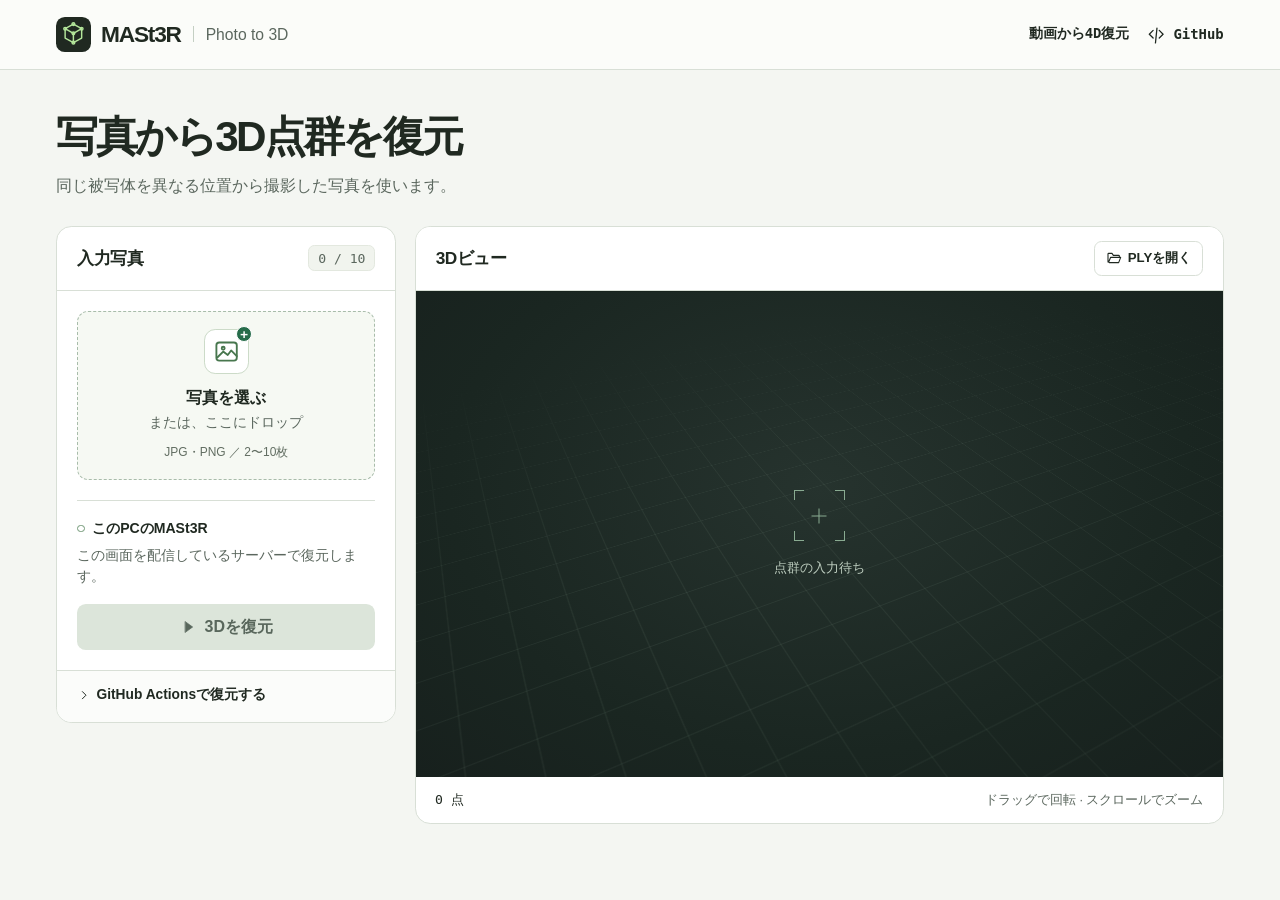
<file: index.html>
<!doctype html>
<html lang="ja">
<head>
  <meta charset="utf-8">
  <meta name="viewport" content="width=device-width, initial-scale=1">
  <meta name="theme-color" content="#f7f8f5">
  <title>MASt3R · Photo to 3D</title>
  <link rel="stylesheet" href="./style.css">
</head>
<body>
  <svg class="symbols" xmlns="http://www.w3.org/2000/svg" aria-hidden="true">
    <symbol id="i-cloud" viewBox="0 0 24 24"><path d="m12 2 8 4.5v9L12 20l-8-4.5v-9zM4 6.5l8 4.5 8-4.5M12 11v9"/><circle cx="12" cy="2" r="1.3"/><circle cx="20" cy="6.5" r="1.3"/><circle cx="4" cy="6.5" r="1.3"/><circle cx="12" cy="11" r="1.3"/><circle cx="12" cy="20" r="1.3"/></symbol>
    <symbol id="i-code" viewBox="0 0 24 24"><path d="m8 7-5 5 5 5m8-10 5 5-5 5m-3-13-2 20"/></symbol>
    <symbol id="i-add" viewBox="0 0 24 24"><path d="M12 5v14M5 12h14"/></symbol>
    <symbol id="i-photo" viewBox="0 0 24 24"><rect x="3" y="4" width="18" height="16" rx="2.5"/><circle cx="9" cy="9" r="1.3"/><path d="m4 17 5-5 4 3 3-4 5 5"/></symbol>
    <symbol id="i-run" viewBox="0 0 24 24"><path d="m8 4 11 8-11 8z"/></symbol>
    <symbol id="i-open" viewBox="0 0 24 24"><path d="M3 18V6a1 1 0 0 1 1-1h5l2 3h8a1 1 0 0 1 1 1v2M4 18l3-7h15l-3 8H5z"/></symbol>
    <symbol id="i-save" viewBox="0 0 24 24"><path d="M12 3v12m-5-5 5 5 5-5M4 16v4h16v-4"/></symbol>
    <symbol id="i-fit" viewBox="0 0 24 24"><path d="M9 4H4v5m11-5h5v5M4 15v5h5m11-5v5h-5"/></symbol>
    <symbol id="i-cross" viewBox="0 0 24 24"><path d="m7 7 10 10M17 7 7 17"/></symbol>
    <symbol id="i-chevron" viewBox="0 0 24 24"><path d="m9 6 6 6-6 6"/></symbol>
  </svg>
  <header class="topbar">
    <div class="wrap brand-row">
      <div class="brand"><span class="brand-icon"><svg><use href="#i-cloud"/></svg></span><b>MASt3R</b><span class="brand-line"></span><span>Photo to 3D</span></div>
      <nav aria-label="表示モード" style="display:flex;gap:1.1rem;align-items:center"><a class="source" href="./video.html">動画から4D復元</a><a class="source" id="repo-link" href="https://github.com/temesotejam/mast3r-photo-to-3d"><svg><use href="#i-code"/></svg> GitHub</a></nav>
    </div>
  </header>
  <main class="wrap">
    <div class="intro">
      <h1>写真から3D点群を復元</h1>
      <p>同じ被写体を異なる位置から撮影した写真を使います。</p>
    </div>
    <div class="workspace">
      <section class="panel controls" aria-labelledby="input-title">
        <div class="panel-title"><h2 id="input-title">入力写真</h2><span class="counter" id="counter">0 / 10</span></div>
        <div class="launch" id="launch" hidden>
          <h3>GitHub Codespaces</h3>
          <p>自分のGitHub環境でMASt3Rを実行します。起動した操作画面で写真を選んでください。</p>
          <a class="run launch-link" href="https://codespaces.new/temesotejam/mast3r-photo-to-3d?quickstart=1" id="codespaces"><svg><use href="#i-run"/></svg>GitHubで起動</a>
          <p class="launch-tip">初回は環境の準備に時間がかかります。画面が開かない場合は、Codespacesの「ポート」で <code>7861</code> をブラウザで開きます。</p>
          <details class="local-option"><summary>自分のPCで実行する</summary>
            <p><a id="launch-setup" href="https://github.com/temesotejam/mast3r-photo-to-3d#readme">起動手順</a>に従い、サーバーを起動してください。</p>
            <a href="http://127.0.0.1:7861/">ローカルの操作画面を開く</a>
            <button type="button" class="text-button" id="use-loopback">このページからローカルに接続</button>
          </details>
        </div>
        <div class="control-body" id="controls">
          <input class="sr-file" type="file" id="photos" tabindex="-1" accept="image/jpeg,image/png,.jpg,.jpeg,.png" multiple>
          <button id="pick" class="drop" type="button"><span class="drop-icon"><svg><use href="#i-photo"/></svg><span>+</span></span>
            <strong>写真を選ぶ</strong><span>または、ここにドロップ</span><small>JPG・PNG ／ 2〜10枚</small>
          </button>
          <ul class="thumbs" id="thumbs" aria-label="選択した写真"></ul>
          <p class="notice" id="notice" role="status" hidden></p>
          <div id="engine-box" class="engine-box">
            <div class="engine-label"><span class="engine-dot"></span><span id="engine-name">このPCのMASt3R</span></div>
            <p id="engine-note">復元にはローカルサーバーの起動が必要です。<a id="setup" href="https://github.com/temesotejam/mast3r-photo-to-3d#readme">起動手順</a></p>
          </div>
          <button class="run" id="run" type="button" disabled><svg><use href="#i-run"/></svg><span>3Dを復元</span></button>
          <p class="job-state" id="job-state" role="status" aria-live="polite" hidden></p>
          <button class="subbutton recovery" id="resume" type="button" hidden>進捗を再確認</button>
          <a class="recovery" id="local-link" href="http://127.0.0.1:7861/" hidden>ローカルの操作画面を開く</a>
        </div>
        <details class="batch" id="batch">
          <summary><svg><use href="#i-chevron"/></svg>GitHub Actionsで復元する</summary>
          <p>「Run workflow」でサンプルを復元できます。結果のZIP内にある <code>cloud.ply</code> を、この画面の「PLYを開く」で表示します。</p>
          <a id="actions-link" href="https://github.com/temesotejam/mast3r-photo-to-3d/actions/workflows/reconstruct.yml">ワークフローを開く</a>
        </details>
      </section>
      <section class="panel result" aria-labelledby="result-title">
        <div class="panel-title"><h2 id="result-title">3Dビュー</h2><div class="toolbar">
          <input class="sr-file" type="file" id="ply" tabindex="-1" accept=".ply">
          <button class="subbutton" id="open" type="button"><svg><use href="#i-open"/></svg>PLYを開く</button>
          <a class="subbutton save" id="save" download="reconstruction.ply" hidden><svg><use href="#i-save"/></svg>PLYを保存</a>
        </div></div>
        <div class="view" id="view">
          <div class="plane" aria-hidden="true"></div>
          <canvas id="cloud" tabindex="0" aria-label="3D点群。ドラッグで回転、ホイールで拡大・縮小"></canvas>
          <div class="empty" id="empty"><span class="reticle" aria-hidden="true"><i></i></span><span id="empty-text">点群の入力待ち</span><button id="sample" type="button" data-path="./sample.ply" hidden>写真4枚の復元例を開く</button></div>
          <span class="view-label" id="cloud-name" hidden></span>
          <button class="fit" type="button" id="fit" title="点群全体を表示" aria-label="点群全体を表示" hidden><svg><use href="#i-fit"/></svg></button>
        </div>
        <div class="foot"><span id="point-count">0 点</span><span>ドラッグで回転 · スクロールでズーム</span></div>
        <p class="view-message" id="view-message" role="status" hidden></p>
        <p class="view-message" id="sample-credit" hidden>撮影対象はETH3Dの中庭です。<a href="https://github.com/temesotejam/mast3r-photo-to-3d/tree/main/docs/examples/courtyard">入力写真4枚・出典</a></p>
      </section>
    </div>
  </main>
  <script type="module" src="./app.js"></script>
</body>
</html>
</file>
<file: style.css>
:root {
  color-scheme: light;
  --ink: #202921;
  --muted: #5b675e;
  --line: #d8dfd6;
  --green: #266c4a;
  --wash: #f4f6f2;
  --mono: "IBM Plex Mono",Consolas,monospace;
  font: 16px/1.6 "Inter","Yu Gothic UI","Meiryo",sans-serif;
  color: var(--ink);
  background: var(--wash);
}

* {
  box-sizing: border-box;
}

body {
  margin: 0;
}

button,a,summary {
  touch-action: manipulation;
}

button {
  font: inherit;
  color: inherit;
  cursor: pointer;
}

button:disabled {
  cursor: not-allowed;
}

button:focus-visible,a:focus-visible,summary:focus-visible,canvas:focus-visible {
  outline: 3px solid #65b78c;
  outline-offset: 3px;
}

a {
  color: var(--green);
  text-underline-offset: 3px;
}

svg {
  width: 1.15rem;
  height: 1.15rem;
  fill: none;
  stroke: currentColor;
  stroke-width: 1.65;
  stroke-linejoin: round;
  stroke-linecap: round;
  flex-shrink: 0;
}

.symbols {
  display: none;
}

[hidden] {
  display: none!important;
}

.wrap {
  max-width: 1440px;
  margin: auto;
  padding-inline: clamp(1rem,4.4vw,4.5rem);
}

.topbar {
  background: #fbfcf9;
  border-bottom: 1px solid var(--line);
}

.brand-row {
  min-height: 4.3rem;
  display: flex;
  align-items: center;
  justify-content: space-between;
  gap: 1rem;
}

.brand,.source,.subbutton,.run,.engine-label,.batch summary,.toolbar,.panel-title {
  display: flex;
  align-items: center;
}

.brand {
  gap: .65rem;
  color: var(--muted);
  font-size: .98rem;
  line-height: 1;
  white-space: nowrap;
}

.brand b {
  font-size: 1.42rem;
  letter-spacing: -.055em;
  color: var(--ink);
}

.brand-icon {
  height: 2.15rem;
  width: 2.15rem;
  display: grid;
  place-items: center;
  background: var(--ink);
  color: #b3e69a;
  border-radius: .55rem;
}

.brand-icon svg {
  width: 1.55rem;
  height: 1.55rem;
  stroke-width: 1.4;
}

.brand-line {
  width: 1px;
  height: 1rem;
  background: #c4cfc3;
  margin-inline: .1rem;
}

.source {
  gap: .5rem;
  color: var(--ink);
  font: 600 .87rem var(--mono);
  text-decoration: none;
}

.source:hover,.subbutton:hover,.batch a:hover {
  text-decoration: underline;
}

.intro {
  padding: clamp(1.8rem,4.5vh,3.4rem) 0 clamp(1.25rem,3vh,2.25rem);
}

h1,h2,p {
  margin: 0;
}

h1 {
  font-size: clamp(1.7rem,3.3vw,3.1rem);
  line-height: 1.3;
  font-weight: 710;
  letter-spacing: -.065em;
}

.intro p {
  margin-top: .5rem;
  color: var(--muted);
}

.workspace {
  display: grid;
  grid-template-columns: minmax(280px,340px) minmax(0,1fr);
  gap: 1.15rem;
  align-items: start;
  padding-bottom: 3rem;
}

.panel {
  background: #fff;
  border: 1px solid var(--line);
  border-radius: .95rem;
  overflow: hidden;
}

.panel-title {
  min-height: 4rem;
  padding: .75rem 1.25rem;
  justify-content: space-between;
  border-bottom: 1px solid var(--line);
  gap: .5rem;
}

h2 {
  font-size: 1.08rem;
  line-height: 1.35;
  letter-spacing: -.025em;
  font-weight: 700;
  white-space: nowrap;
}

.counter {
  font: 500 .82rem var(--mono);
  color: var(--muted);
  background: #f1f4ee;
  padding: .28rem .55rem;
  border: 1px solid #e3e8df;
  border-radius: .4rem;
}

.control-body {
  padding: 1.25rem;
}

.launch {
  padding: 1.2rem 1.25rem;
}

.launch h3 {
  margin: 0;
  font-size: 1rem;
}

.launch p {
  color: var(--muted);
  font-size: .9rem;
  margin: .35rem 0 .9rem;
}

.launch .launch-tip {
  margin: .65rem 0 0;
  font-size: .82rem;
}

.launch-link {
  text-decoration: none;
}

.launch-link:hover {
  text-decoration: none;
}

.local-option {
  border-top: 1px solid var(--line);
  margin-top: 1rem;
  padding-top: .8rem;
  font-size: .86rem;
}

.local-option summary {
  font-weight: 600;
  cursor: pointer;
}

.local-option p {
  font-size: .85rem;
  margin: .4rem 0;
}

.text-button {
  display: block;
  border: 0;
  padding: .25rem 0;
  background: transparent;
  color: var(--green);
  font-size: .83rem;
  text-decoration: underline;
  text-underline-offset: 3px;
}

.launch code {
  font-family: var(--mono);
  font-size: .9em;
}

.sr-file {
  position: absolute;
  width: 1px;
  height: 1px;
  overflow: hidden;
  clip-path: inset(50%);
  white-space: nowrap;
}

.drop {
  border: 1.5px dashed #a8bcaa;
  display: flex;
  width: 100%;
  min-height: 10.6rem;
  gap: .1rem;
  align-items: center;
  justify-content: center;
  flex-direction: column;
  background: #f6f9f3;
  border-radius: .7rem;
  color: var(--muted);
  transition: background .15s,border-color .15s;
}

.drop:hover,.drop.drag {
  border-color: var(--green);
  background: #edf5e8;
}

.drop:disabled {
  opacity: .6;
}

.drop-icon {
  position: relative;
  display: grid;
  place-items: center;
  width: 2.85rem;
  height: 2.85rem;
  border: 1px solid #ccdbc8;
  border-radius: .7rem;
  color: #48774e;
  background: white;
  margin-bottom: .5rem;
}

.drop-icon svg {
  width: 1.7rem;
  height: 1.7rem;
}

.drop-icon span {
  position: absolute;
  right: -.25rem;
  top: -.25rem;
  width: 1rem;
  height: 1rem;
  border: 1px solid #fff;
  background: var(--green);
  color: #fff;
  border-radius: 50%;
  font: 600 .8rem/1rem var(--mono);
}

.drop strong {
  font-size: 1.03rem;
  color: var(--ink);
}

.drop>span:not(.drop-icon) {
  font-size: .85rem;
}

.drop small {
  font-size: .75rem;
  color: #626e62;
  margin-top: .5rem;
}

.thumbs {
  display: grid;
  grid-template-columns: repeat(4,minmax(0,1fr));
  gap: .45rem;
  list-style: none;
  padding: 0;
  margin: .8rem 0 0;
}

.thumbs:empty {
  display: none;
}

.thumbs li {
  aspect-ratio: 1;
  min-width: 0;
  position: relative;
  border-radius: .4rem;
  background: #e4eae4;
}

.thumbs img {
  display: block;
  width: 100%;
  height: 100%;
  object-fit: cover;
  border-radius: inherit;
}

.remove {
  position: absolute;
  top: .12rem;
  right: .12rem;
  display: grid;
  place-items: center;
  color: white;
  background: #131c18da;
  border: 0;
  border-radius: 50%;
  width: 1.4rem;
  height: 1.4rem;
  padding: .18rem;
}

.remove svg {
  width: .95rem;
  height: .95rem;
}

.engine-box {
  margin: 1.25rem 0 1rem;
  border-top: 1px solid var(--line);
  padding-top: 1rem;
  font-size: .88rem;
}

.engine-label {
  font-weight: 650;
  gap: .45rem;
}

.engine-dot {
  width: .48rem;
  height: .48rem;
  border-radius: 50%;
  border: 1.5px solid #709775;
}

.engine-box p,.batch p {
  color: var(--muted);
  font-size: .85rem;
  margin-top: .3rem;
  overflow-wrap: anywhere;
}

.run {
  width: 100%;
  justify-content: center;
  gap: .55rem;
  background: var(--green);
  color: white;
  border: 0;
  min-height: 2.85rem;
  border-radius: .55rem;
  font-weight: 660;
}

.run:hover:not(:disabled) {
  background: #1c563a;
}

.run:disabled {
  background: #dce5da;
  color: #59675c;
}

.run svg {
  width: 1rem;
  height: 1rem;
  fill: currentColor;
  stroke-width: 1;
}

.run.busy svg {
  display: none;
}

.run.busy:before {
  content: "";
  width: .8rem;
  height: .8rem;
  border: 2px solid currentColor;
  border-right-color: transparent;
  border-radius: 50%;
  animation: spin 1.2s linear infinite;
}

@keyframes spin {
  to {
    transform: rotate(360deg);
  }
}

.notice,.job-state,.view-message {
  font-size: .86rem;
  margin-top: .65rem;
  overflow-wrap: anywhere;
  color: var(--muted);
}

.notice,.job-state.error,.view-message {
  color: #933e2e;
}

.batch {
  padding: .85rem 1.25rem 1rem;
  border-top: 1px solid var(--line);
  background: #fbfcfa;
  font-size: .86rem;
}

.batch summary {
  gap: .3rem;
  cursor: pointer;
  font-weight: 600;
  list-style: none;
}

.batch summary::-webkit-details-marker {
  display: none;
}

.batch summary svg {
  width: .9rem;
  height: .9rem;
}

.batch[open] summary svg {
  transform: rotate(90deg);
}

.batch p {
  margin: .45rem 0;
}

.recovery {
  margin-top: .58rem;
  font-size: .85rem;
}

.subbutton {
  gap: .37rem;
  justify-content: center;
  font-family: inherit;
  font-size: .83rem;
  font-weight: 600;
  line-height: 1.25;
  padding: .51rem .65rem;
  background: #fff;
  border: 1px solid var(--line);
  border-radius: .47rem;
  text-decoration: none;
  color: var(--ink);
  white-space: nowrap;
}

.subbutton svg {
  width: 1rem;
  height: 1rem;
}

.toolbar {
  gap: .4rem;
}

.save {
  background: #eef5ec;
  color: #285238;
  border-color: #cbdcc8;
}

.result {
  min-width: 0;
}

.result .panel-title {
  background: #fff;
}

.view {
  position: relative;
  isolation: isolate;
  overflow: hidden;
  height: clamp(23rem,54vh,44rem);
  background: radial-gradient(ellipse at 50% 40%,#26332e 0%,#1a2621 65%,#17201d 100%);
  border-top: 1px solid #18241e;
  display: grid;
  place-items: center;
  color: #c5d8c8;
}

.plane {
  pointer-events: none;
  position: absolute;
  inset: -65% -75%;
  background-image: linear-gradient(to right,#9ab39e17 1px,transparent 1px),linear-gradient(to bottom,#9ab39e17 1px,transparent 1px);
  background-size: 48px 48px;
  transform: perspective(650px) rotateX(52deg) rotateZ(-28deg);
  mask-image: radial-gradient(ellipse,#000 14%,transparent 70%);
  z-index: -1;
}

#cloud {
  position: absolute;
  inset: 0;
  width: 100%;
  height: 100%;
  display: block;
  touch-action: none;
}

.view.ready #cloud {
  cursor: grab;
}

.view.ready #cloud:active {
  cursor: grabbing;
}

.empty {
  display: grid;
  place-items: center;
  gap: 1rem;
  pointer-events: none;
  font-size: .84rem;
  color: #bdcdbf;
}

#sample {
  pointer-events: auto;
  border: 1px solid #6d8274;
  border-radius: .45rem;
  background: #26392e;
  color: #e5ede6;
  padding: .35rem .6rem;
  font-size: .8rem;
}

.reticle {
  width: 3.2rem;
  height: 3.2rem;
  position: relative;
  color: #89ab91;
  background: linear-gradient(currentColor,currentColor) left top/10px 1px,linear-gradient(currentColor,currentColor) left top/1px 10px,linear-gradient(currentColor,currentColor) right top/10px 1px,linear-gradient(currentColor,currentColor) right top/1px 10px,linear-gradient(currentColor,currentColor) left bottom/10px 1px,linear-gradient(currentColor,currentColor) left bottom/1px 10px,linear-gradient(currentColor,currentColor) right bottom/10px 1px,linear-gradient(currentColor,currentColor) right bottom/1px 10px;
  background-repeat: no-repeat;
}

.reticle i:before,.reticle i:after {
  position: absolute;
  content: "";
  top: 50%;
  left: 50%;
  width: 15px;
  height: 1px;
  background: currentColor;
  transform: translate(-50%,-50%);
}

.reticle i:after {
  transform: translate(-50%,-50%) rotate(90deg);
}

.fit,.view-label {
  position: absolute;
  color: #e5ede6;
  background: #17221ed9;
  border: 1px solid #53665a;
  border-radius: .4rem;
}

.fit {
  right: .85rem;
  bottom: .85rem;
  display: grid;
  place-items: center;
  width: 2.35rem;
  height: 2.35rem;
}

.view-label {
  left: .8rem;
  top: .8rem;
  max-width: 80%;
  overflow: hidden;
  text-overflow: ellipsis;
  white-space: nowrap;
  padding: .2rem .5rem;
  font: 500 .76rem/1.6 var(--mono);
}

.foot {
  min-height: 2.9rem;
  display: flex;
  align-items: center;
  justify-content: space-between;
  gap: 1rem;
  padding: .6rem 1.2rem;
  font-size: .79rem;
  color: var(--muted);
}

#point-count {
  font: 500 .82rem var(--mono);
  color: var(--ink);
  white-space: nowrap;
}

.view-message {
  margin: 0;
  padding: .15rem 1.2rem .8rem;
}

@media(max-width:800px) {
  .workspace {
    grid-template-columns: minmax(245px,32%) minmax(0,1fr);
    gap: .75rem;
  }
  .wrap {
    padding-inline: 1rem;
  }
  .control-body {
    padding: 1rem;
  }
  .panel-title {
    padding-inline: 1rem;
  }
  .foot {
    padding-inline: .8rem;
  }
  .toolbar {
    gap: .25rem;
  }
  .subbutton {
    padding-inline: .5rem;
  }
}

@media(max-width:650px) {
  .brand-row {
    min-height: 3.65rem;
  }
  .intro {
    padding: 1.5rem 0 1.1rem;
  }
  .intro p {
    font-size: .9rem;
  }
  .workspace {
    display: flex;
    flex-direction: column;
  }
  .panel {
    width: 100%;
  }
  .view {
    height: clamp(19rem,55vh,35rem);
  }
  .drop {
    min-height: 7.5rem;
  }
  .drop-icon {
    width: 2.1rem;
    height: 2.1rem;
    margin-bottom: .15rem;
  }
  .drop small {
    margin-top: .2rem;
  }
  .thumbs {
    grid-template-columns: repeat(auto-fill,minmax(54px,1fr));
  }
  .thumbs li {
    max-width: 72px;
  }
  .engine-box {
    margin: .9rem 0 .7rem;
  }
  .panel-title {
    min-height: 3.5rem;
  }
  .foot {
    font-size: .73rem;
  }
  .wrap {
    padding-inline: .85rem;
  }
}

@media(prefers-reduced-motion:reduce) {
  *,*:before,*:after {
    animation: none!important;
    transition: none!important;
  }
}
</file>
